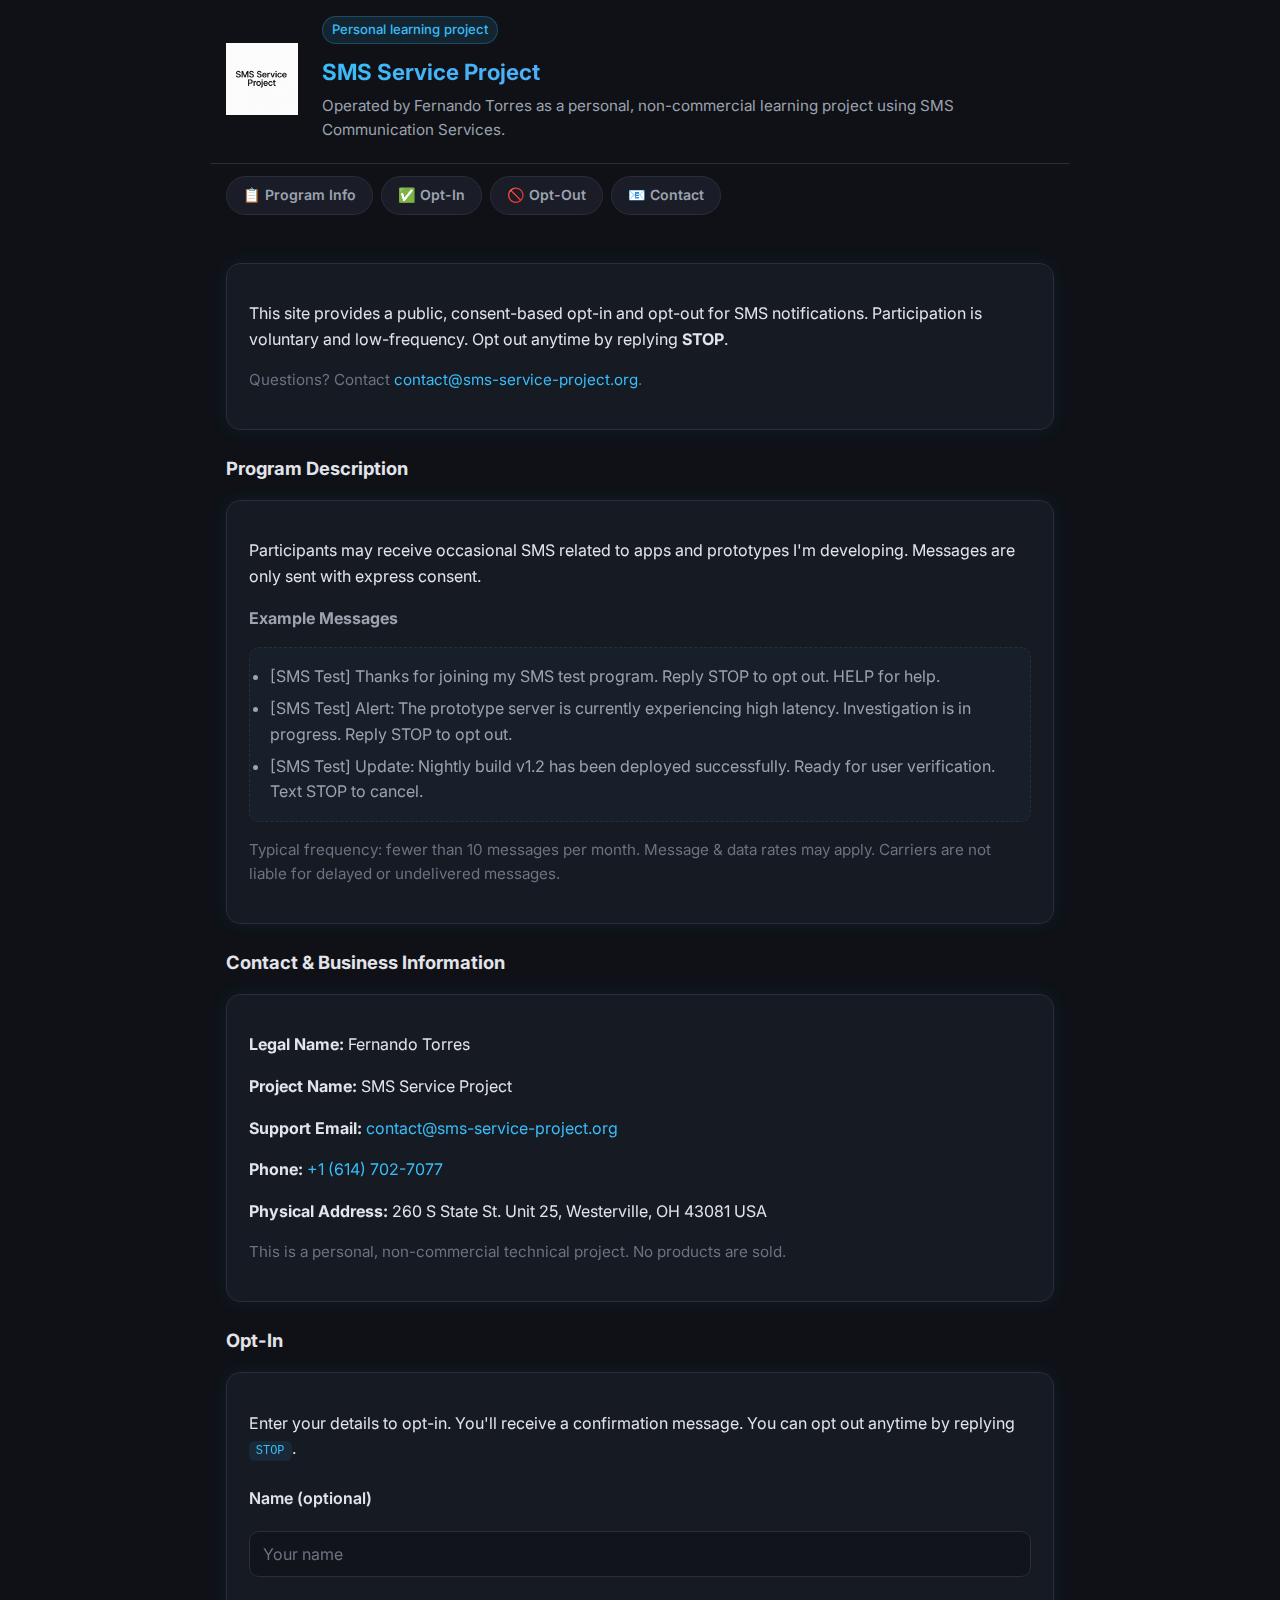
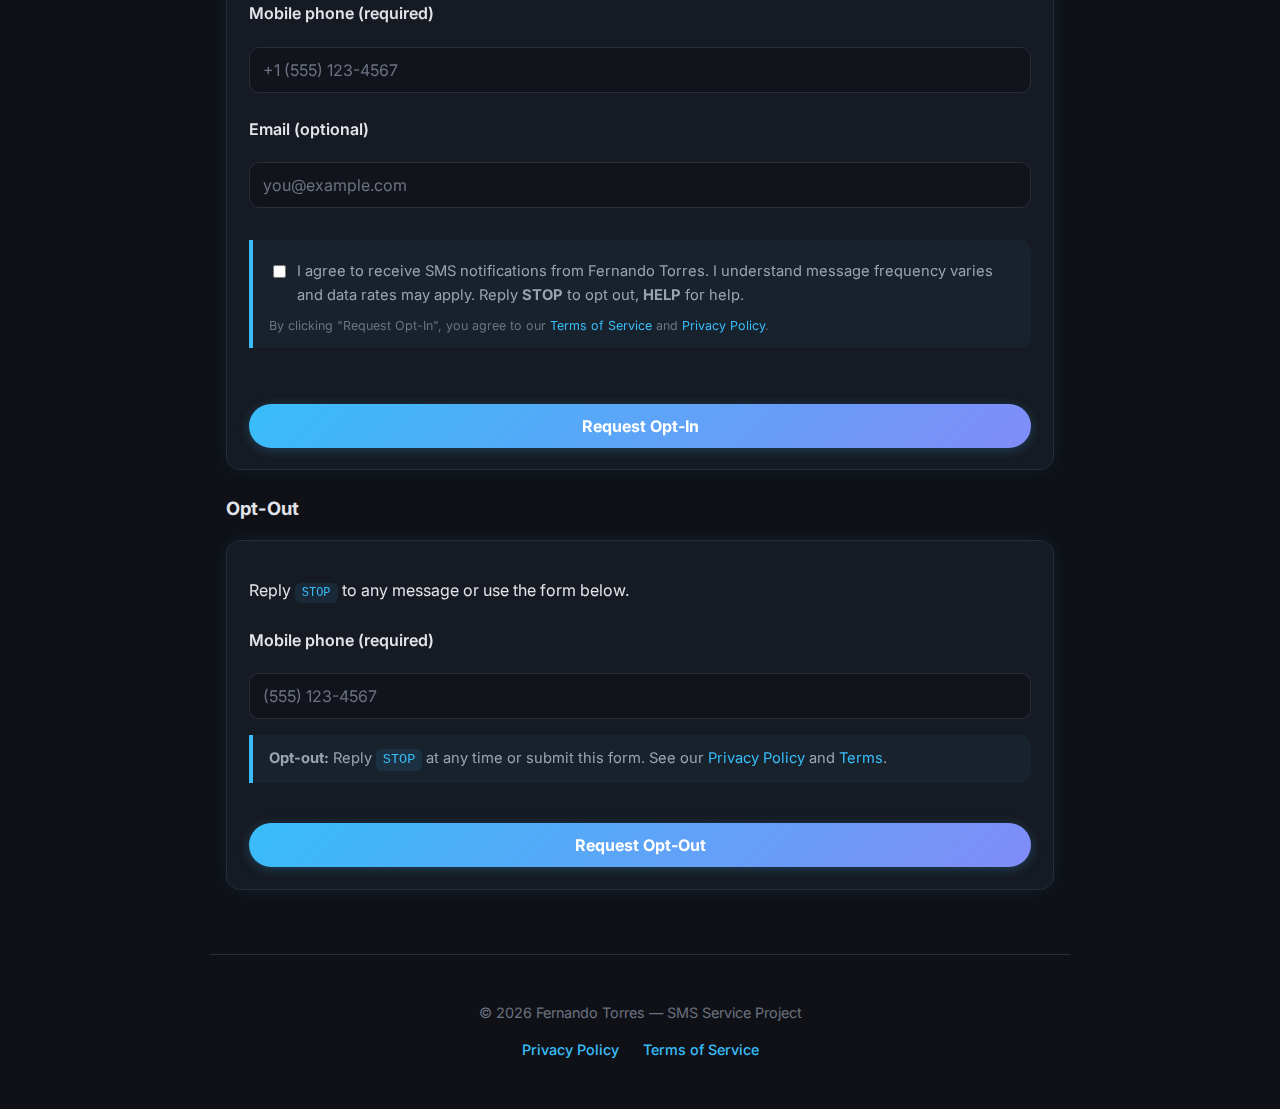
<file: index.html>
<!DOCTYPE html>
<html lang="en">

<head>
  <meta charset="UTF-8" />
  <meta name="viewport" content="width=device-width, initial-scale=1.0" />
  <title>Fernando Torres – SMS Service Project</title>

  <link rel="canonical" href="https://www.sms-service-project.org/">
  <meta name="robots" content="index,follow">
  <meta name="description"
    content="Public opt-in page for SMS notifications managed by Fernando Torres using SMS Communication Services. Consent-based, low frequency, with clear opt-out.">

  <meta property="og:title" content="SMS Service Project – Opt-In / Opt-Out" />
  <meta property="og:description"
    content="Consent-based SMS learning project. Reply STOP to opt out. HELP for help. Privacy-first, low frequency." />
  <meta property="og:url" content="https://www.sms-service-project.org/" />
  <meta property="og:type" content="website" />
  <meta name="twitter:card" content="summary" />
  <meta property="og:image" content="https://www.sms-service-project.org/logo.png">
  <meta property="og:image:alt" content="SMS Service Project logo">
  <meta name="theme-color" content="#0f1117">

  <link rel="icon" href="/favicon.ico" />
  <link rel="preconnect" href="https://fonts.googleapis.com">
  <link rel="preconnect" href="https://fonts.gstatic.com" crossorigin>
  <link href="https://fonts.googleapis.com/css2?family=Inter:wght@400;500;600;700&display=swap" rel="stylesheet">
  <link rel="stylesheet" href="styles.css">

  <link rel="preconnect" href="https://challenges.cloudflare.com">

  <script>
    window.onloadTurnstileCallback = function () {
      if (document.readyState === 'loading') {
        document.addEventListener('DOMContentLoaded', renderWidgets);
      } else {
        renderWidgets();
      }
    };

    function renderWidgets() {
      if (document.getElementById('turnstile-optin')) {
        window.optinWidgetId = turnstile.render('#turnstile-optin', {
          sitekey: '0x4AAAAAACNF9hSVJPk4wrzF',
          theme: 'dark',
        });
      }
      if (document.getElementById('turnstile-optout')) {
        window.optoutWidgetId = turnstile.render('#turnstile-optout', {
          sitekey: '0x4AAAAAACNF9hSVJPk4wrzF',
          theme: 'dark',
        });
      }
    }
  </script>

  <script src="https://challenges.cloudflare.com/turnstile/v0/api.js?onload=onloadTurnstileCallback&render=explicit"
    defer></script>

  <script type="application/ld+json">
  {
    "@context":"https://schema.org",
    "@type":"Person",
    "name":"Fernando Torres",
    "url":"https://www.sms-service-project.org/",
    "email":"contact@sms-service-project.org",
    "jobTitle":"Owner and operator of SMS Service Project (personal learning project)",
    "sameAs":[ "https://github.com/fxtorres22" ]
  }
  </script>
</head>

<body>
  <header>
    <img src="/logo.png" alt="SMS Service Project logo" width="128" height="128">
    <div>
      <span class="kicker">Personal learning project</span>
      <h1>SMS Service Project</h1>
      <div class="identity">
        Operated by Fernando Torres as a personal, non-commercial learning project using SMS Communication Services.
      </div>
    </div>
  </header>

  <nav class="quick-nav" aria-label="Quick navigation">
    <a href="#program-info" aria-label="Jump to Program Info">📋 Program Info</a>
    <a href="#opt-in" aria-label="Jump to Opt-In form">✅ Opt-In</a>
    <a href="#opt-out" aria-label="Jump to Opt-Out form">🚫 Opt-Out</a>
    <a href="#contact" aria-label="Jump to Contact section">📧 Contact</a>
  </nav>

  <main>
    <section class="card">
      <p>
        This site provides a public, consent-based opt-in and opt-out for SMS notifications.
        Participation is voluntary and low-frequency. Opt out anytime by replying <strong>STOP</strong>.
      </p>
      <p class="muted">Questions? Contact <a
          href="mailto:contact@sms-service-project.org">contact@sms-service-project.org</a>.</p>
    </section>

    <h2 id="program-info">Program Description</h2>
    <section class="card">
      <p>Participants may receive occasional SMS related to apps and prototypes I'm developing. Messages are only sent
        with express consent.</p>
      <h3>Example Messages</h3>
      <ul class="samples">
        <li>[SMS Test] Thanks for joining my SMS test program. Reply STOP to opt out. HELP for help.</li>
        <li>[SMS Test] Alert: The prototype server is currently experiencing high latency. Investigation is in progress. Reply STOP to opt out.</li>
        <li>[SMS Test] Update: Nightly build v1.2 has been deployed successfully. Ready for user verification. Text STOP to cancel.</li>
      </ul> 
      <p class="muted">Typical frequency: fewer than 10 messages per month. Message &amp; data rates may apply. Carriers
        are not liable for delayed or undelivered messages.</p>
    </section>

    <h2 id="contact">Contact &amp; Business Information</h2>
    <section class="card">
      <p><strong>Legal Name:</strong> Fernando Torres</p>
      <p><strong>Project Name:</strong> SMS Service Project</p>
      <p><strong>Support Email:</strong> <a
          href="mailto:contact@sms-service-project.org">contact@sms-service-project.org</a></p>
      <p><strong>Phone:</strong> <a href="tel:614-702-7077">+1 (614) 702-7077</a></p>
      <p><strong>Physical Address:</strong> 260 S State St. Unit 25, Westerville, OH 43081 USA</p>
      <p class="muted">
        This is a personal, non-commercial technical project. No products are sold.
      </p>
    </section>

    <h2 id="opt-in">Opt-In</h2>
    <section class="card">
      <p>Enter your details to opt-in. You'll receive a confirmation message. You can opt out anytime by replying
        <code>STOP</code>.</p>

      <form id="optinForm" class="stack" method="POST"
        action="https://prod-40.eastus.logic.azure.com:443/workflows/9a775117498d46a68b56f90fa04582fe/triggers/When_an_HTTP_request_is_received/paths/invoke?api-version=2016-10-01&sp=%2Ftriggers%2FWhen_an_HTTP_request_is_received%2Frun&sv=1.0&sig=9fEtWpRHtfklVKbaiZhUyiIaQtCrAob6f55f0tFWrAU">
        <input class="hp" type="text" name="company" tabindex="-1" autocomplete="off" />

        <label for="optinName">Name (optional)</label>
        <input id="optinName" name="name" type="text" placeholder="Your name" inputmode="text" autocomplete="name" />

        <label for="optinPhone">Mobile phone (required)</label>
        <input id="optinPhone" name="phone" type="tel" placeholder="+1 (555) 123-4567" required
               inputmode="tel" autocomplete="tel"
               pattern="^\+?[0-9\s()\-\.]{7,}$" aria-describedby="optinCompliance"/>

        <label for="optinEmail">Email (optional)</label>
        <input id="optinEmail" name="email" type="email" placeholder="you@example.com" inputmode="email"
          autocomplete="email" />

        <div id="optinCompliance" class="cta" style="margin: 1rem 0;">
          <label for="consentCheck">
            <input type="checkbox" id="consentCheck" required>
            <span>
              I agree to receive SMS notifications from Fernando Torres. I understand message frequency varies and data
              rates may apply.
              Reply <strong>STOP</strong> to opt out, <strong>HELP</strong> for help.
            </span>
          </label>
          <div style="margin-top:0.5rem; font-size:0.85em; color: var(--text-muted);">
            By clicking "Request Opt-In", you agree to our <a href="terms.html">Terms of Service</a> and <a
              href="privacy.html">Privacy Policy</a>.
          </div>
        </div>

        <div id="turnstile-optin"></div>

        <button type="submit" data-label="Request Opt-In">Request Opt-In</button>
        <div id="optinOk" class="ok" role="status" aria-live="polite">✓ Thanks! Your opt-in request was received. You'll
          get a confirmation shortly.</div>
        <div id="optinErr" class="err" role="alert" aria-live="assertive" style="display:none"></div>
      </form>
    </section>

    <h2 id="opt-out">Opt-Out</h2>
    <section class="card">
      <p>Reply <code>STOP</code> to any message or use the form below.</p>

      <form id="optoutForm" class="stack" method="POST"
        action="https://prod-74.eastus.logic.azure.com:443/workflows/c6d0bf13793a44869bceb55c6a550b8c/triggers/When_an_HTTP_request_is_received/paths/invoke?api-version=2016-10-01&sp=%2Ftriggers%2FWhen_an_HTTP_request_is_received%2Frun&sv=1.0&sig=jtFAeP9typPEJllSBBIWz3vTXULdKtgG1cK1YOxdkAo">
        <input class="hp" type="text" name="website" tabindex="-1" autocomplete="off" />

        <label for="optoutPhone">Mobile phone (required)</label>
        <input id="optoutPhone" name="phone" type="tel" placeholder="(555) 123-4567" required inputmode="tel"
          autocomplete="tel" pattern="^\+?[0-9\s()\-\.]{7,}$" aria-describedby="optoutCompliance" />

        <div id="optoutCompliance" class="cta">
          <strong>Opt-out:</strong> Reply <code>STOP</code> at any time or submit this form.
          See our <a href="privacy.html">Privacy Policy</a> and <a href="terms.html">Terms</a>.
        </div>

        <div id="turnstile-optout"></div>

        <button type="submit" data-label="Request Opt-Out">Request Opt-Out</button>
        <div id="optoutOk" class="ok" role="status" aria-live="polite">✓ Your opt-out request was received.</div>
        <div id="optoutErr" class="err" role="alert" aria-live="assertive" style="display:none"></div>
      </form>
    </section>

    <noscript>
      <div class="card">
        <p><strong>Note:</strong> JavaScript is disabled. Forms still submit normally without JavaScript.</p>
      </div>
    </noscript>
  </main>

  <footer>
    <p>&copy; 2026 Fernando Torres — SMS Service Project</p>
    <div class="footer-links">
      <a href="privacy.html">Privacy Policy</a>
      <a href="terms.html">Terms of Service</a>
    </div>
  </footer>

  <script>
    const optinForm = document.getElementById('optinForm');
    const optoutForm = document.getElementById('optoutForm');

    function validPhone(v) {
      const digits = (v || '').replace(/\D/g, '');
      return digits.length >= 7 && digits.length <= 15;
    }

    function setSubmitting(formEl, isSubmitting) {
      const btn = formEl.querySelector('button[type="submit"]');
      if (!btn) return;
      btn.disabled = !!isSubmitting;
      btn.textContent = isSubmitting ? 'Submitting…' : (btn.getAttribute('data-label') || 'Submit');
    }

    async function postJson(url, payload) {
      return fetch(url, {
        method: 'POST',
        headers: { 'Content-Type': 'application/json' },
        body: JSON.stringify(payload)
      });
    }

    // ===== PHONE AUTO-FORMAT =====
    function formatPhone(input) {
      let prevLen = 0;

      input.addEventListener('input', function (e) {
        const raw = this.value;
        const currentLen = raw.length;
        const isDeleting = currentLen < prevLen;

        // If the user is deleting, don't reformat — let them erase freely
        if (isDeleting) {
          // Strip any trailing formatting chars so the cursor doesn't get stuck
          this.value = raw.replace(/[\s()\-]+$/, '');
          prevLen = this.value.length;
          return;
        }

        // If the value starts with '+', treat as international — don't auto-format
        if (raw.startsWith('+')) {
          // Only allow digits, +, spaces, dashes, parens, dots
          this.value = raw.replace(/[^+\d\s()\-.]/g, '');
          prevLen = this.value.length;
          return;
        }

        // Extract only digits for US-style formatting
        let digits = raw.replace(/\D/g, '');

        // 11 digits starting with 1 → format as: 1 (XXX) XXX-XXXX
        if (digits.length >= 11 && digits.startsWith('1')) {
          digits = digits.substring(0, 11);
          const local = digits.substring(1); // 10 local digits
          let formatted = '1 (' + local.substring(0, 3);
          if (local.length >= 3) formatted += ') ';
          if (local.length > 3) formatted += local.substring(3, 6);
          if (local.length >= 6) formatted += '-';
          if (local.length > 6) formatted += local.substring(6, 10);
          this.value = formatted;
          prevLen = this.value.length;
          return;
        }

        // Cap at 10 digits for standard US format
        digits = digits.substring(0, 10);

        let formatted = '';
        if (digits.length > 0) formatted = '(' + digits.substring(0, 3);
        if (digits.length >= 3) formatted += ') ';
        if (digits.length > 3) formatted += digits.substring(3, 6);
        if (digits.length >= 6) formatted += '-';
        if (digits.length > 6) formatted += digits.substring(6, 10);
        this.value = formatted;
        prevLen = this.value.length;
      });
    }
    const optinPhone = document.getElementById('optinPhone');
    const optoutPhone = document.getElementById('optoutPhone');
    if (optinPhone) formatPhone(optinPhone);
    if (optoutPhone) formatPhone(optoutPhone);

    // ===== OPT-IN =====
    const optinOk = document.getElementById('optinOk');
    const optinErr = document.getElementById('optinErr');

    optinForm?.addEventListener('submit', async (e) => {
      if (!window.fetch) return;
      e.preventDefault();

      if ((optinForm.querySelector('input[name="company"]')?.value || '').trim() !== '') return;

      optinOk.style.display = 'none';
      optinErr.style.display = 'none';

      // Verify Turnstile Token
      const formData = new FormData(optinForm);
      const token = formData.get('cf-turnstile-response');
      if (!token) {
        optinErr.textContent = '✕ Please complete the security check.';
        optinErr.style.display = 'block';
        return;
      }

      const name = document.getElementById('optinName').value;
      const phone = document.getElementById('optinPhone').value;
      const email = document.getElementById('optinEmail').value;

      if (!validPhone(phone)) {
        optinErr.textContent = '✕ Please enter a valid phone number.';
        optinErr.style.display = 'block';
        return;
      }

      setSubmitting(optinForm, true);
      try {
        const url = optinForm.getAttribute('action');
        const res = await postJson(url, {
          name: name || null,
          phone,
          email: email || null,
          source: 'github-pages',
          token: token
        });

        if (!res.ok) throw new Error('HTTP ' + res.status);
        optinOk.style.display = 'block';
        optinForm.reset();

        // RESET SPECIFIC WIDGET (Using global variable)
        if (window.turnstile && window.optinWidgetId !== undefined) {
          window.turnstile.reset(window.optinWidgetId);
        }

      } catch (err) {
        optinErr.textContent = '✕ Request failed. ' + (err?.message || '');
        optinErr.style.display = 'block';
      } finally {
        setSubmitting(optinForm, false);
      }
    });

    // ===== OPT-OUT =====
    const optoutOk = document.getElementById('optoutOk');
    const optoutErr = document.getElementById('optoutErr');

    optoutForm?.addEventListener('submit', async (e) => {
      if (!window.fetch) return;
      e.preventDefault();

      if ((optoutForm.querySelector('input[name="website"]')?.value || '').trim() !== '') return;

      optoutOk.style.display = 'none';
      optoutErr.style.display = 'none';

      // Verify Turnstile Token
      const formData = new FormData(optoutForm);
      const token = formData.get('cf-turnstile-response');
      if (!token) {
        optoutErr.textContent = '✕ Please complete the security check.';
        optoutErr.style.display = 'block';
        return;
      }

      const phone = document.getElementById('optoutPhone').value;
      if (!validPhone(phone)) {
        optoutErr.textContent = '✕ Please enter a valid phone number.';
        optoutErr.style.display = 'block';
        return;
      }

      setSubmitting(optoutForm, true);
      try {
        const url = optoutForm.getAttribute('action');
        const res = await postJson(url, {
          phone,
          token: token
        });

        if (!res.ok) throw new Error('HTTP ' + res.status + ' ' + (await res.text().catch(() => '')));
        optoutOk.style.display = 'block';
        optoutForm.reset();

        // RESET SPECIFIC WIDGET (Using global variable)
        if (window.turnstile && window.optoutWidgetId !== undefined) {
          window.turnstile.reset(window.optoutWidgetId);
        }

      } catch (err) {
        optoutErr.textContent = '✕ Request failed. ' + (err?.message || '');
        optoutErr.style.display = 'block';
      } finally {
        setSubmitting(optoutForm, false);
      }
    });
  </script>
</body>

</html>
</file>
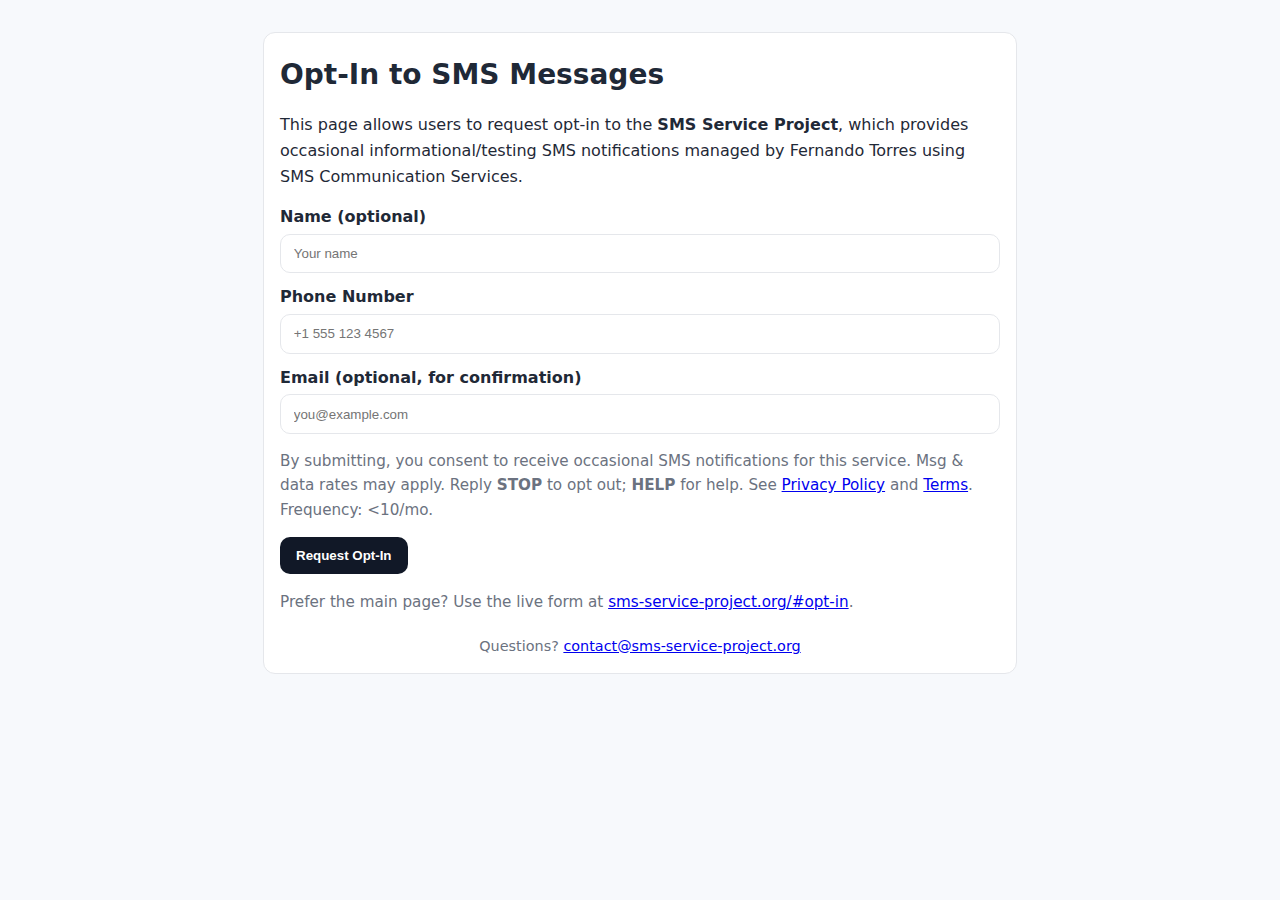
<file: opt-in.html>
<meta name="robots" content="noindex,follow">
<!DOCTYPE html>
<html lang="en">
<head>
  <meta charset="UTF-8" />
  <meta name="viewport" content="width=device-width, initial-scale=1.0"/>
  <title>Opt-In | SMS Service Project</title>
  <link rel="canonical" href="https://www.sms-service-project.org/opt-in.html">
  <meta name="robots" content="index,follow">
  <meta name="description" content="Public opt-in for SMS Service Project. Consent-based SMS notifications with clear STOP/HELP instructions.">
  <link rel="icon" href="/favicon.ico"/>
  <style>
    body { font-family: system-ui, -apple-system, Segoe UI, Roboto, Arial, sans-serif; color:#1f2937; background:#f7f9fc; margin:0; line-height:1.55; }
    .wrap { max-width:720px; margin:2rem auto; padding:1rem; background:#fff; border-radius:12px; border:1px solid #e5e7eb; }
    h1 { font-size:1.75rem; margin:.25rem 0 1rem; }
    p, li { line-height:1.6; }
    label { display:block; font-weight:600; margin:.5rem 0 .25rem; }
    input { display:block; width:100%; padding:.7rem .8rem; border:1px solid #e5e7eb; border-radius:10px; margin:.25rem 0 .75rem; }
    button { display:inline-block; padding:.7rem 1rem; border:0; border-radius:10px; background:#111827; color:#fff; font-weight:600; cursor:pointer; }
    .muted { color:#6b7280; font-size:.95rem; }
    .ok { background:#e8f7ef; border:1px solid #c9edd9; color:#1c6b3c; padding:.6rem .8rem; border-radius:8px; margin-top:.6rem; display:none }
    .err{ background:#fde8ea; border:1px solid #f6c6cc; color:#7b1e26; padding:.6rem .8rem; border-radius:8px; margin-top:.6rem; display:none }
    .hp{position:absolute!important;left:-9999px!important;visibility:hidden!important}
    footer { margin-top:1.25rem; text-align:center; font-size:.9rem; color:#6b7280; }
  </style>
</head>
<body>
  <div class="wrap">
    <h1>Opt-In to SMS Messages</h1>
    <p>This page allows users to request opt-in to the <strong>SMS Service Project</strong>, which provides occasional informational/testing SMS notifications managed by Fernando Torres using SMS Communication Services.</p>

    <!-- Live, non-JS form -->
    <form id="optinForm" method="POST"
          action="https://prod-40.eastus.logic.azure.com:443/workflows/9a775117498d46a68b56f90fa04582fe/triggers/When_an_HTTP_request_is_received/paths/invoke?api-version=2016-10-01&sp=%2Ftriggers%2FWhen_an_HTTP_request_is_received%2Frun&sv=1.0&sig=9fEtWpRHtfklVKbaiZhUyiIaQtCrAob6f55f0tFWrAU"
          aria-label="Opt-In Form">
      <input class="hp" type="text" name="company" autocomplete="off" tabindex="-1"/>

      <label for="name">Name (optional)</label>
      <input id="name" name="name" type="text" placeholder="Your name" autocomplete="name"/>

      <label for="phone">Phone Number</label>
      <input id="phone" name="phone" type="tel" placeholder="+1 555 123 4567" required
             inputmode="tel" autocomplete="tel" pattern="^\+?[0-9\s()\-.]{7,}$"
             aria-describedby="compliance"/>

      <label for="email">Email (optional, for confirmation)</label>
      <input id="email" name="email" type="email" placeholder="you@example.com" autocomplete="email"/>

      <p id="compliance" class="muted">
        By submitting, you consent to receive occasional SMS notifications for this service.
        Msg &amp; data rates may apply. Reply <strong>STOP</strong> to opt out; <strong>HELP</strong> for help.
        See <a href="/privacy.html">Privacy Policy</a> and <a href="/terms.html">Terms</a>. Frequency: &lt;10/mo.
      </p>

      <button type="submit">Request Opt-In</button>
      <div id="ok" class="ok" role="status" aria-live="polite">Thanks! Your request was received.</div>
      <div id="err" class="err" role="alert" aria-live="assertive"></div>
    </form>

    <p class="muted">Prefer the main page? Use the live form at <a href="https://www.sms-service-project.org/#opt-in">sms-service-project.org/#opt-in</a>.</p>
    <footer>Questions? <a href="mailto:contact@sms-service-project.org">contact@sms-service-project.org</a></footer>
  </div>

  <script>
    const form = document.getElementById('optinForm');
    const ok = document.getElementById('ok');
    const err = document.getElementById('err');
    function validPhone(v){ return /^\+?\d[\d\s\-().]{6,}$/.test((v||'').trim()); }
    form?.addEventListener('submit', async (e) => {
      if (!window.fetch) return; // allow normal POST without JS
      e.preventDefault();
      if ((form.querySelector('input[name="company"]')?.value || '').trim() !== '') return;
      ok.style.display='none'; err.style.display='none';
      const phone = document.getElementById('phone').value;
      if(!validPhone(phone)){ err.textContent='Please enter a valid phone number.'; err.style.display='block'; return; }
      const name = document.getElementById('name').value || null;
      const email= document.getElementById('email').value || null;
      const url = form.getAttribute('action');
      try {
        const res = await fetch(url,{method:'POST',headers:{'Content-Type':'application/json'},body:JSON.stringify({name,phone,email,source:'minimal-opt-in'})});
        if(!res.ok) throw new Error('HTTP '+res.status+' '+(await res.text().catch(()=>'')));
        ok.style.display='block'; form.reset();
      } catch(ex){ err.textContent='Request failed. '+(ex?.message||''); err.style.display='block'; }
    });
  </script>
</body>
</html>
</file>
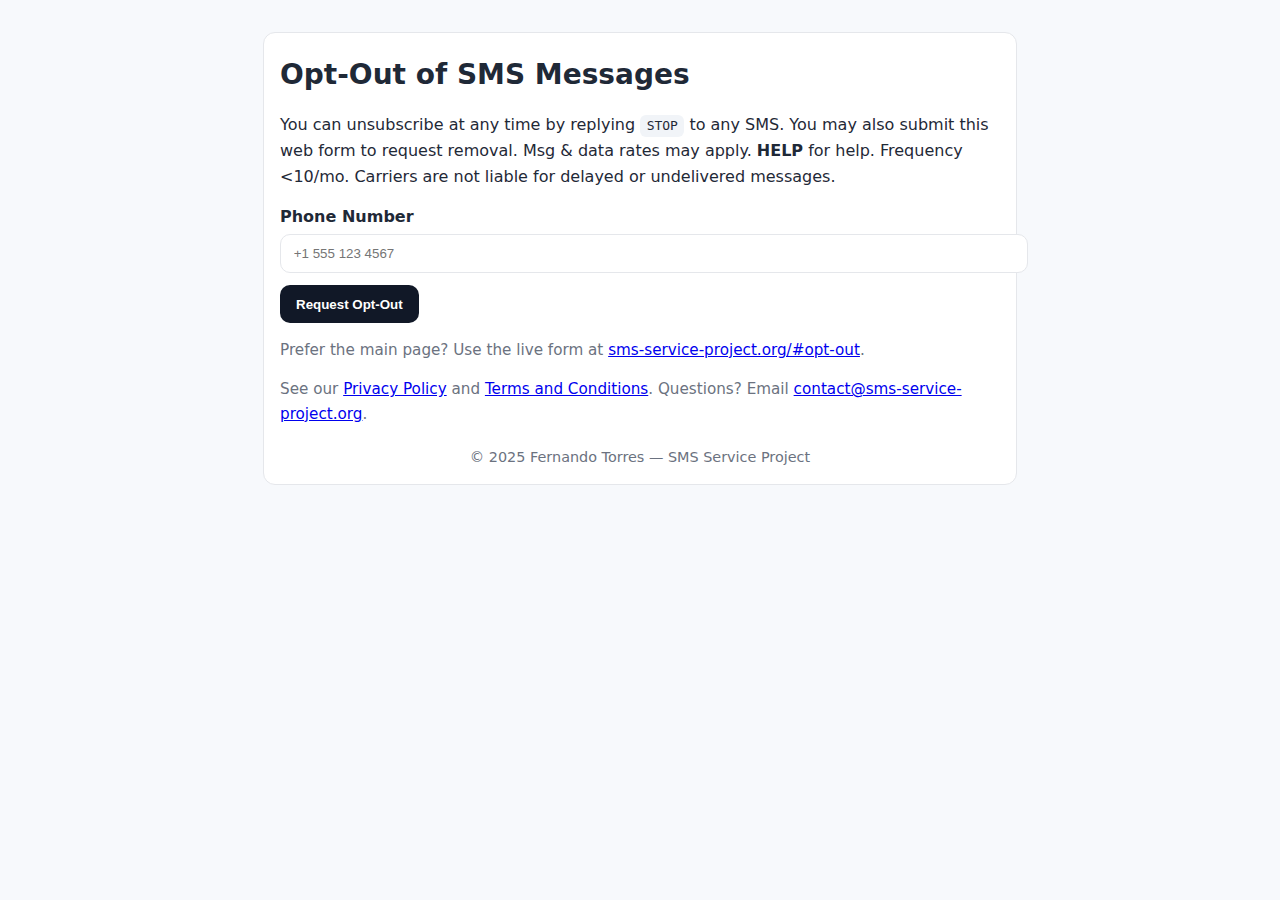
<file: opt-out.html>
<!DOCTYPE html>
<html lang="en">
<head>
  <meta charset="UTF-8" />
  <meta name="viewport" content="width=device-width, initial-scale=1.0"/>
  <title>Opt-Out | SMS Service Project</title>
  <link rel="canonical" href="https://www.sms-service-project.org/opt-out.html">
  <meta name="robots" content="index,follow">
  <meta name="description" content="Opt-out for SMS Service Project. Reply STOP or submit the form to unsubscribe.">
  <link rel="icon" href="/favicon.ico"/>
  <style>
    body { font-family: system-ui, -apple-system, Segoe UI, Roboto, Arial, sans-serif; color:#1f2937; background:#f7f9fc; margin:0; line-height:1.55; }
    .wrap { max-width:720px; margin:2rem auto; padding:1rem; background:#fff; border-radius:12px; border:1px solid #e5e7eb; }
    h1 { font-size:1.75rem; margin:.25rem 0 1rem; }
    p, li { line-height:1.6; }
    label { display:block; font-weight:600; margin:.5rem 0 .25rem; }
    input { display:block; width:100%; padding:.7rem .8rem; border:1px solid #e5e7eb; border-radius:10px; margin:.25rem 0 .75rem; }
    button { display:inline-block; padding:.7rem 1rem; border:0; border-radius:10px; background:#111827; color:#fff; font-weight:600; cursor:pointer; }
    .muted { color:#6b7280; font-size:.95rem; }
    .ok { background:#e8f7ef; border:1px solid #c9edd9; color:#1c6b3c; padding:.6rem .8rem; border-radius:8px; margin-top:.6rem; display:none }
    .err{ background:#fde8ea; border:1px solid #f6c6cc; color:#7b1e26; padding:.6rem .8rem; border-radius:8px; margin-top:.6rem; display:none }
    .hp{position:absolute!important;left:-9999px!important;visibility:hidden!important}
    footer { margin-top:1.25rem; text-align:center; font-size:.9rem; color:#6b7280; }
    code{background:#f1f4f8;padding:.2rem .4rem;border-radius:6px}
  </style>
</head>
<body>
  <div class="wrap">
    <h1>Opt-Out of SMS Messages</h1>
    <p>
      You can unsubscribe at any time by replying <code>STOP</code> to any SMS.  
      You may also submit this web form to request removal.  
      Msg &amp; data rates may apply. <strong>HELP</strong> for help. Frequency &lt;10/mo. Carriers are not liable for delayed or undelivered messages.
    </p>

    <!-- Live, non-JS form -->
    <form id="optoutForm" method="POST"
          action="https://prod-74.eastus.logic.azure.com:443/workflows/c6d0bf13793a44869bceb55c6a550b8c/triggers/When_an_HTTP_request_is_received/paths/invoke?api-version=2016-10-01&sp=%2Ftriggers%2FWhen_an_HTTP_request_is_received%2Frun&sv=1.0&sig=jtFAeP9typPEJllSBBIWz3vTXULdKtgG1cK1YOxdkAo"
          aria-label="Opt-Out Form">
      <input class="hp" type="text" name="website" autocomplete="off" tabindex="-1"/>

      <label for="phone">Phone Number</label>
      <input id="phone" name="phone" type="tel" placeholder="+1 555 123 4567" required
             inputmode="tel" autocomplete="tel" pattern="^\+?[0-9\s()\-.]{7,}$"/>

      <button type="submit">Request Opt-Out</button>
      <div id="ok" class="ok" role="status" aria-live="polite">Your opt-out request was received.</div>
      <div id="err" class="err" role="alert" aria-live="assertive"></div>
    </form>

    <p class="muted">
      Prefer the main page? Use the live form at <a href="https://www.sms-service-project.org/#opt-out">sms-service-project.org/#opt-out</a>.
    </p>

    <p class="muted">
      See our <a href="/privacy.html">Privacy Policy</a> and <a href="/terms.html">Terms and Conditions</a>.  
      Questions? Email <a href="mailto:contact@sms-service-project.org">contact@sms-service-project.org</a>.
    </p>

    <footer>© 2025 Fernando Torres — SMS Service Project</footer>
  </div>

  <script>
    const form = document.getElementById('optoutForm');
    const ok = document.getElementById('ok');
    const err = document.getElementById('err');
    function validPhone(v){ return /^\+?\d[\d\s\-().]{6,}$/.test((v||'').trim()); }
    form?.addEventListener('submit', async (e) => {
      if (!window.fetch) return; // allow normal POST without JS
      e.preventDefault();
      if ((form.querySelector('input[name="website"]')?.value || '').trim() !== '') return;
      ok.style.display='none'; err.style.display='none';
      const phone = document.getElementById('phone').value;
      if(!validPhone(phone)){ err.textContent='Please enter a valid phone number.'; err.style.display='block'; return; }
      const url = form.getAttribute('action');
      try {
        const res = await fetch(url,{method:'POST',headers:{'Content-Type':'application/json'},body:JSON.stringify({phone})});
        if(!res.ok) throw new Error('HTTP '+res.status+' '+(await res.text().catch(()=>'')));
        ok.style.display='block'; form.reset();
      } catch(ex){ err.textContent='Request failed. '+(ex?.message||''); err.style.display='block'; }
    });
  </script>
</body>
</html>
</file>
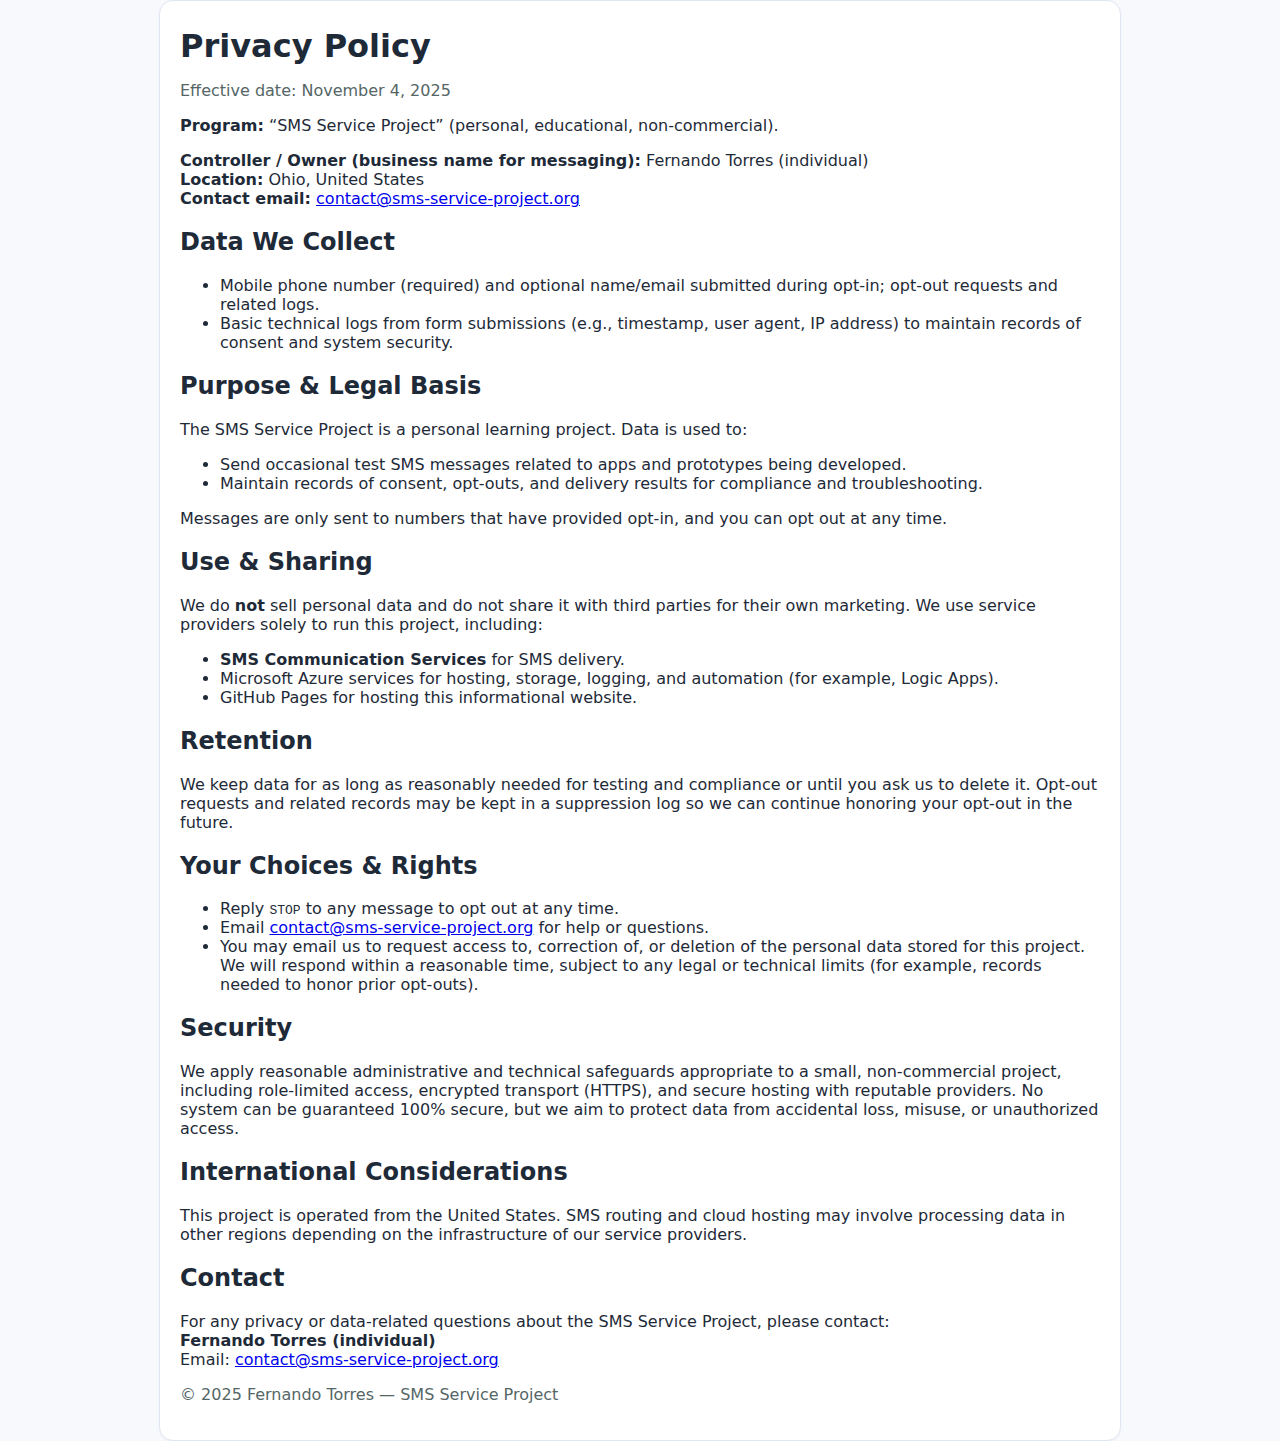
<file: privacy.html>
<!DOCTYPE html>
<html lang="en">
<head>
  <meta charset="utf-8">
  <title>Privacy Policy | SMS Service Project</title>
  <meta name="viewport" content="width=device-width, initial-scale=1">
  <meta name="robots" content="index,follow">
  <style>
    body{font-family:system-ui,-apple-system,Segoe UI,Roboto,Ubuntu,Arial,sans-serif;margin:0;background:#f7f9fc;color:#1e2a38}
    main{max-width:920px;margin:auto;padding:16px}
    .card{background:#fff;border:1px solid #dfe7f3;border-radius:14px;padding:20px;box-shadow:0 1px 2px rgba(0,0,0,.04)}
    h1{margin:.2em 0 .4em}
    .muted{color:#566}
  </style>
</head>
<body>
<main class="card">
  <h1>Privacy Policy</h1>
  <p class="muted">Effective date: November 4, 2025</p>

  <p><strong>Program:</strong> “SMS Service Project” (personal, educational, non-commercial).</p>
  <p>
    <strong>Controller / Owner (business name for messaging):</strong> Fernando Torres (individual)<br>
    <strong>Location:</strong> Ohio, United States<br>
    <strong>Contact email:</strong> <a href="mailto:contact@sms-service-project.org">contact@sms-service-project.org</a>
  </p>

  <h2>Data We Collect</h2>
  <ul>
    <li>Mobile phone number (required) and optional name/email submitted during opt-in; opt-out requests and related logs.</li>
    <li>Basic technical logs from form submissions (e.g., timestamp, user agent, IP address) to maintain records of consent and system security.</li>
  </ul>

  <h2>Purpose &amp; Legal Basis</h2>
  <p>
    The SMS Service Project is a personal learning project. Data is used to:
  </p>
  <ul>
    <li>Send occasional test SMS messages related to apps and prototypes being developed.</li>
    <li>Maintain records of consent, opt-outs, and delivery results for compliance and troubleshooting.</li>
  </ul>
  <p>
    Messages are only sent to numbers that have provided opt-in, and you can opt out at any time.
  </p>

  <h2>Use &amp; Sharing</h2>
  <p>
    We do <strong>not</strong> sell personal data and do not share it with third parties for their own marketing.
    We use service providers solely to run this project, including:
  </p>
  <ul>
    <li><strong>SMS Communication Services</strong> for SMS delivery.</li>
    <li>Microsoft Azure services for hosting, storage, logging, and automation (for example, Logic Apps).</li>
    <li>GitHub Pages for hosting this informational website.</li>
  </ul>

  <h2>Retention</h2>
  <p>
    We keep data for as long as reasonably needed for testing and compliance or until you ask us to delete it.
    Opt-out requests and related records may be kept in a suppression log so we can continue honoring your opt-out in the future.
  </p>

  <h2>Your Choices &amp; Rights</h2>
  <ul>
    <li>Reply <code>STOP</code> to any message to opt out at any time.</li>
    <li>Email <a href="mailto:contact@sms-service-project.org">contact@sms-service-project.org</a> for help or questions.</li>
    <li>
      You may email us to request access to, correction of, or deletion of the personal data stored for this project.
      We will respond within a reasonable time, subject to any legal or technical limits (for example, records needed to honor prior opt-outs).
    </li>
  </ul>

  <h2>Security</h2>
  <p>
    We apply reasonable administrative and technical safeguards appropriate to a small, non-commercial project,
    including role-limited access, encrypted transport (HTTPS), and secure hosting with reputable providers.
    No system can be guaranteed 100% secure, but we aim to protect data from accidental loss, misuse, or unauthorized access.
  </p>

  <h2>International Considerations</h2>
  <p>
    This project is operated from the United States. SMS routing and cloud hosting may involve processing data in other regions
    depending on the infrastructure of our service providers.
  </p>

  <h2>Contact</h2>
  <p>
    For any privacy or data-related questions about the SMS Service Project, please contact:<br>
    <strong>Fernando Torres (individual)</strong><br>
    Email: <a href="mailto:contact@sms-service-project.org">contact@sms-service-project.org</a><br>
    <!--Postal: <em>(Add PO Box or commercial mailbox here if you choose)</em>-->
  </p>

  <p class="muted">© 2025 Fernando Torres — SMS Service Project</p>
</main>
</body>
</html>
</file>
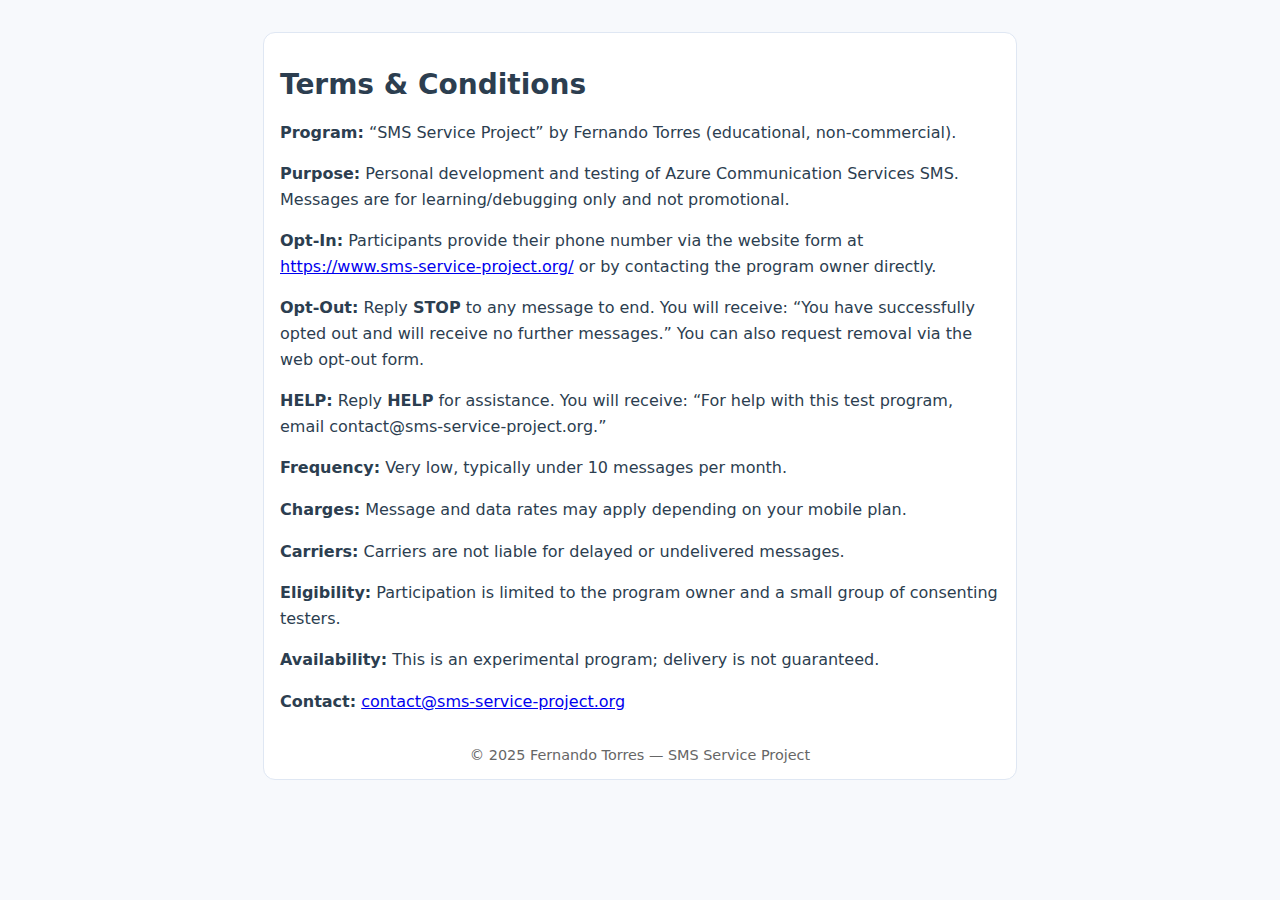
<file: terms.html>
<!DOCTYPE html>
<html lang="en">
<head>
  <meta charset="UTF-8"/>
  <meta name="viewport" content="width=device-width, initial-scale=1.0"/>
  <title>Terms &amp; Conditions | SMS Service Project</title>
  <link rel="canonical" href="https://www.sms-service-project.org/terms.html">
  <meta name="robots" content="index,follow">
  <meta name="description" content="Terms & Conditions for Fernando Torres’ SMS Service Project.">
  <style>
    body { font-family: system-ui, -apple-system, Segoe UI, Roboto, Arial, sans-serif; color:#2c3e50; background:#f7f9fc; margin:0; }
    .wrap { max-width:720px; margin:2rem auto; padding:1rem; background:#fff; border-radius:12px; border:1px solid #dfe7f3; }
    h1 { font-size:1.75rem; }
    p, li { line-height:1.6; }
    footer { margin-top:2rem; text-align:center; font-size:.9rem; color:#666; }
  </style>
</head>
<body>
  <div class="wrap">
    <h1>Terms &amp; Conditions</h1>
    <p><strong>Program:</strong> “SMS Service Project” by Fernando Torres (educational, non-commercial).</p>
    <p><strong>Purpose:</strong> Personal development and testing of Azure Communication Services SMS. Messages are for learning/debugging only and not promotional.</p>
    <p><strong>Opt-In:</strong> Participants provide their phone number via the website form at <a href="https://www.sms-service-project.org/">https://www.sms-service-project.org/</a> or by contacting the program owner directly.</p>
    <p><strong>Opt-Out:</strong> Reply <strong>STOP</strong> to any message to end. You will receive: “You have successfully opted out and will receive no further messages.” You can also request removal via the web opt-out form.</p>
    <p><strong>HELP:</strong> Reply <strong>HELP</strong> for assistance. You will receive: “For help with this test program, email contact@sms-service-project.org.”</p>
    <p><strong>Frequency:</strong> Very low, typically under 10 messages per month.</p>
    <p><strong>Charges:</strong> Message and data rates may apply depending on your mobile plan.</p>
    <p><strong>Carriers:</strong> Carriers are not liable for delayed or undelivered messages.</p>
    <p><strong>Eligibility:</strong> Participation is limited to the program owner and a small group of consenting testers.</p>
    <p><strong>Availability:</strong> This is an experimental program; delivery is not guaranteed.</p>
    <p><strong>Contact:</strong> <a href="mailto:contact@sms-service-project.org">contact@sms-service-project.org</a></p>
    <footer>© 2025 Fernando Torres — SMS Service Project</footer>
  </div>
</body>
</html>
</file>
<file: styles.css>
/* ============================================================
   SMS Service Project — Dark Theme Design System
   ============================================================ */

/* ---------- CSS Custom Properties ---------- */
:root {
  --bg-primary:    #0f1117;
  --bg-secondary:  #1a1d27;
  --bg-card:       rgba(26, 29, 39, 0.75);
  --bg-input:      #12141c;
  --text-primary:  #e2e4ea;
  --text-secondary:#9ca3af;
  --text-muted:    #6b7280;
  --accent:        #38bdf8;
  --accent-alt:    #818cf8;
  --ring:          #2a2d3a;
  --success-bg:    rgba(16, 185, 129, 0.12);
  --success-border:#10b981;
  --success-text:  #6ee7b7;
  --error-bg:      rgba(239, 68, 68, 0.12);
  --error-border:  #ef4444;
  --error-text:    #fca5a5;
  --radius:        14px;
  --radius-sm:     10px;
  --shadow-glow:   0 0 20px rgba(56, 189, 248, 0.08);
}

/* ---------- Reset & Base ---------- */
*, *::before, *::after { box-sizing: border-box; }

body {
  font-family: 'Inter', system-ui, -apple-system, Segoe UI, Roboto, Arial, sans-serif;
  color: var(--text-primary);
  background: var(--bg-primary);
  margin: 0;
  line-height: 1.6;
  -webkit-font-smoothing: antialiased;
}

a { color: var(--accent); text-decoration: none; transition: color 0.2s; }
a:hover { color: var(--accent-alt); }

/* ---------- Layout ---------- */
header, main, footer { max-width: 860px; margin: 0 auto; padding: 1rem; }

/* ---------- Header ---------- */
header {
  display: flex;
  align-items: center;
  gap: 0.75rem;
  border-bottom: 1px solid var(--ring);
  padding-bottom: 1.25rem;
}
header img { width: 72px; height: 72px; margin-right: 0.75rem; }

h1 {
  font-size: 1.4rem;
  margin: 0.25rem 0;
  background: linear-gradient(135deg, var(--accent), var(--accent-alt));
  -webkit-background-clip: text;
  -webkit-text-fill-color: transparent;
  background-clip: text;
}
h2 {
  margin: 1.5rem 0 0.5rem;
  color: var(--text-primary);
  font-size: 1.15rem;
}
h3 { color: var(--text-secondary); font-size: 1rem; }

/* ---------- Quick Nav ---------- */
.quick-nav {
  display: flex;
  gap: 0.5rem;
  flex-wrap: wrap;
  padding: 0.75rem 1rem;
  margin: 0 auto 0.25rem;
  max-width: 860px;
}
.quick-nav a {
  display: inline-flex;
  align-items: center;
  gap: 0.35rem;
  padding: 0.45rem 1rem;
  border: 1px solid var(--ring);
  border-radius: 999px;
  font-size: 0.88rem;
  font-weight: 600;
  color: var(--text-secondary);
  background: var(--bg-secondary);
  transition: all 0.25s ease;
}
.quick-nav a:hover {
  color: var(--accent);
  border-color: var(--accent);
  background: rgba(56, 189, 248, 0.06);
  transform: translateY(-1px);
}

/* ---------- Cards (Glassmorphism) ---------- */
.card {
  background: var(--bg-card);
  border: 1px solid var(--ring);
  border-radius: var(--radius);
  padding: 1.35rem;
  box-shadow: var(--shadow-glow);
  backdrop-filter: blur(12px);
  -webkit-backdrop-filter: blur(12px);
  margin: 1rem 0;
  animation: fadeSlideIn 0.5s ease both;
}

/* Stagger card animations */
.card:nth-child(1) { animation-delay: 0s; }
.card:nth-child(2) { animation-delay: 0.08s; }
.card:nth-child(3) { animation-delay: 0.16s; }
.card:nth-child(4) { animation-delay: 0.24s; }

@keyframes fadeSlideIn {
  from { opacity: 0; transform: translateY(12px); }
  to   { opacity: 1; transform: translateY(0); }
}

/* ---------- Kicker Badge ---------- */
.kicker {
  display: inline-block;
  background: rgba(56, 189, 248, 0.12);
  border: 1px solid rgba(56, 189, 248, 0.25);
  color: var(--accent);
  padding: 0.15rem 0.55rem;
  border-radius: 999px;
  font-size: 0.82rem;
  margin-bottom: 0.4rem;
  font-weight: 500;
}

/* ---------- Identity ---------- */
.identity { font-size: 0.95rem; color: var(--text-secondary); }

/* ---------- Sample Messages ---------- */
ul.samples {
  background: rgba(56, 189, 248, 0.04);
  border: 1px dashed var(--ring);
  border-radius: var(--radius-sm);
  padding: 1rem 1.25rem;
  color: var(--text-secondary);
}
ul.samples li { margin-bottom: 0.4rem; }
ul.samples li:last-child { margin-bottom: 0; }

/* ---------- Muted Text ---------- */
.muted { color: var(--text-muted); font-size: 0.95rem; }

/* ---------- Code ---------- */
code {
  background: rgba(56, 189, 248, 0.1);
  color: var(--accent);
  padding: 0.2rem 0.45rem;
  border-radius: 6px;
  font-size: 0.92em;
}

/* ---------- Forms ---------- */
.stack { display: grid; gap: 1rem; }

label { display: block; font-weight: 600; margin: 0.5rem 0 0.25rem; color: var(--text-primary); }

input[type="text"],
input[type="tel"],
input[type="email"] {
  width: 100%;
  padding: 0.75rem 0.85rem;
  border: 1px solid var(--ring);
  border-radius: var(--radius-sm);
  font-size: 1rem;
  outline: none;
  background: var(--bg-input);
  color: var(--text-primary);
  transition: border-color 0.25s ease, box-shadow 0.25s ease;
  font-family: inherit;
}
input[type="text"]:focus,
input[type="tel"]:focus,
input[type="email"]:focus {
  border-color: var(--accent);
  box-shadow: 0 0 0 3px rgba(56, 189, 248, 0.15);
}
input::placeholder { color: var(--text-muted); }

/* ---------- Buttons ---------- */
button {
  margin-top: 0.5rem;
  padding: 0.75rem 1.5rem;
  border: 0;
  border-radius: 999px;
  cursor: pointer;
  background: linear-gradient(135deg, var(--accent), var(--accent-alt));
  color: #fff;
  font-weight: 700;
  font-size: 1rem;
  font-family: inherit;
  transition: transform 0.2s ease, box-shadow 0.2s ease, opacity 0.2s ease;
  box-shadow: 0 2px 12px rgba(56, 189, 248, 0.25);
}
button:hover:not(:disabled) {
  transform: translateY(-2px);
  box-shadow: 0 4px 20px rgba(56, 189, 248, 0.35);
}
button:active:not(:disabled) { transform: translateY(0); }
button:disabled { opacity: 0.5; cursor: not-allowed; }

/* ---------- Compliance Box ---------- */
.cta {
  font-size: 0.92rem;
  border-left: 4px solid var(--accent);
  padding: 0.75rem 1rem;
  background: rgba(56, 189, 248, 0.05);
  border-radius: 0 var(--radius-sm) var(--radius-sm) 0;
  color: var(--text-secondary);
}
.cta label {
  display: flex;
  gap: 0.5rem;
  align-items: flex-start;
  font-weight: normal;
  color: var(--text-secondary);
}
.cta input[type="checkbox"] {
  flex-shrink: 0;
  margin-top: 0.3rem;
  accent-color: var(--accent);
}

/* ---------- Success / Error Messages ---------- */
.ok {
  background: var(--success-bg);
  border: 1px solid var(--success-border);
  color: var(--success-text);
  padding: 0.7rem 0.9rem;
  border-radius: 8px;
  margin-top: 0.6rem;
  display: none;
  font-weight: 500;
}
.err {
  background: var(--error-bg);
  border: 1px solid var(--error-border);
  color: var(--error-text);
  padding: 0.7rem 0.9rem;
  border-radius: 8px;
  margin-top: 0.6rem;
  display: none;
  font-weight: 500;
}

/* ---------- Honeypot ---------- */
.hp { position: absolute !important; left: -9999px !important; visibility: hidden !important; }

/* ---------- Footer ---------- */
footer {
  max-width: 860px;
  margin: 2rem auto 3rem;
  text-align: center;
  color: var(--text-muted);
  font-size: 0.9rem;
  border-top: 1px solid var(--ring);
  padding: 2rem 1rem 0;
}
.footer-links { margin-top: 0.5rem; }
.footer-links a { margin: 0 10px; font-weight: 500; }

/* ---------- Back Link (legal pages) ---------- */
.back-link {
  display: inline-flex;
  align-items: center;
  gap: 0.3rem;
  font-size: 0.92rem;
  color: var(--text-muted);
  margin-bottom: 0.75rem;
  transition: color 0.2s;
}
.back-link:hover { color: var(--accent); }

/* ---------- Legal Page Layout ---------- */
.legal-page { max-width: 920px; margin: auto; padding: 1rem; }
.legal-page h1 { margin: 0.2em 0 0.4em; }
.legal-page h2 { color: var(--text-primary); }
.legal-page ul { color: var(--text-secondary); line-height: 1.7; }
.legal-page p { color: var(--text-secondary); line-height: 1.7; }

/* ---------- Smooth Scroll ---------- */
html { scroll-behavior: smooth; }

/* ---------- Selection ---------- */
::selection {
  background: rgba(56, 189, 248, 0.3);
  color: #fff;
}

/* ---------- Scrollbar (webkit) ---------- */
::-webkit-scrollbar { width: 8px; }
::-webkit-scrollbar-track { background: var(--bg-primary); }
::-webkit-scrollbar-thumb { background: var(--ring); border-radius: 4px; }
::-webkit-scrollbar-thumb:hover { background: var(--text-muted); }
</file>
